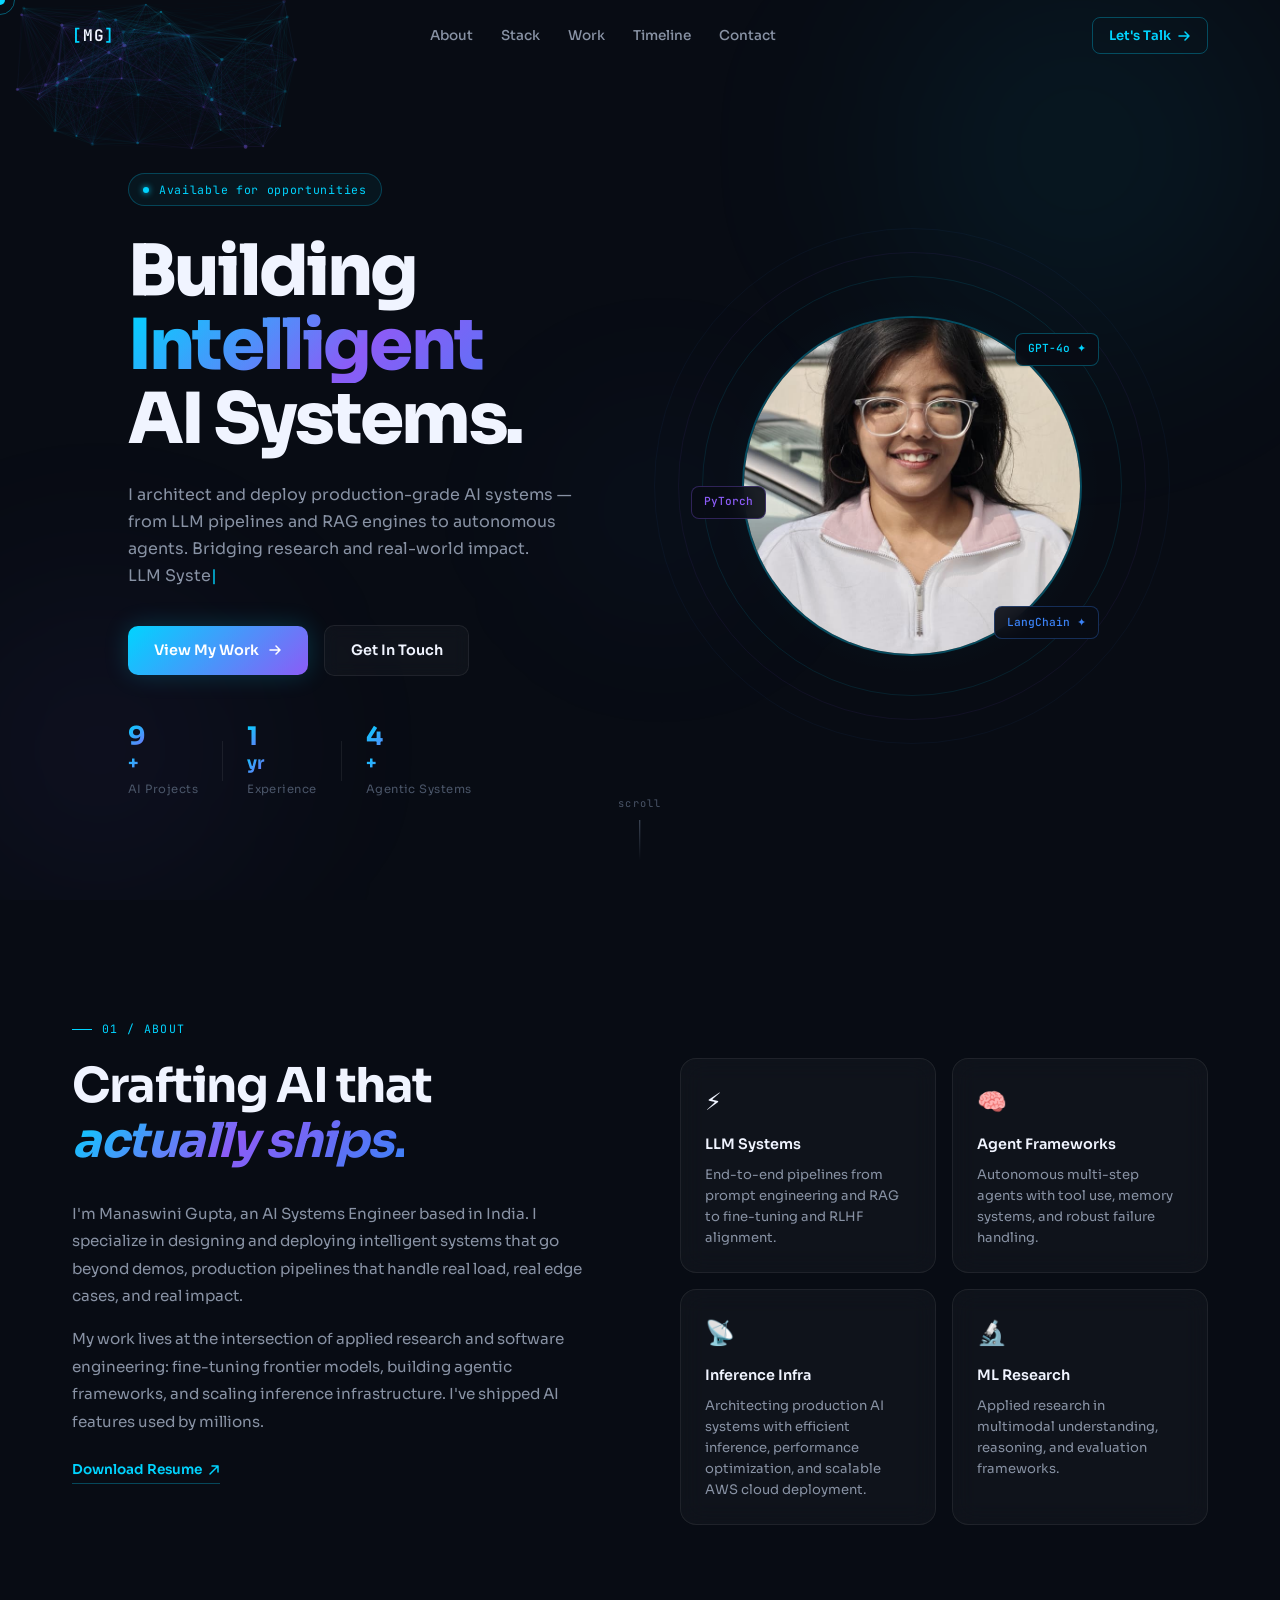
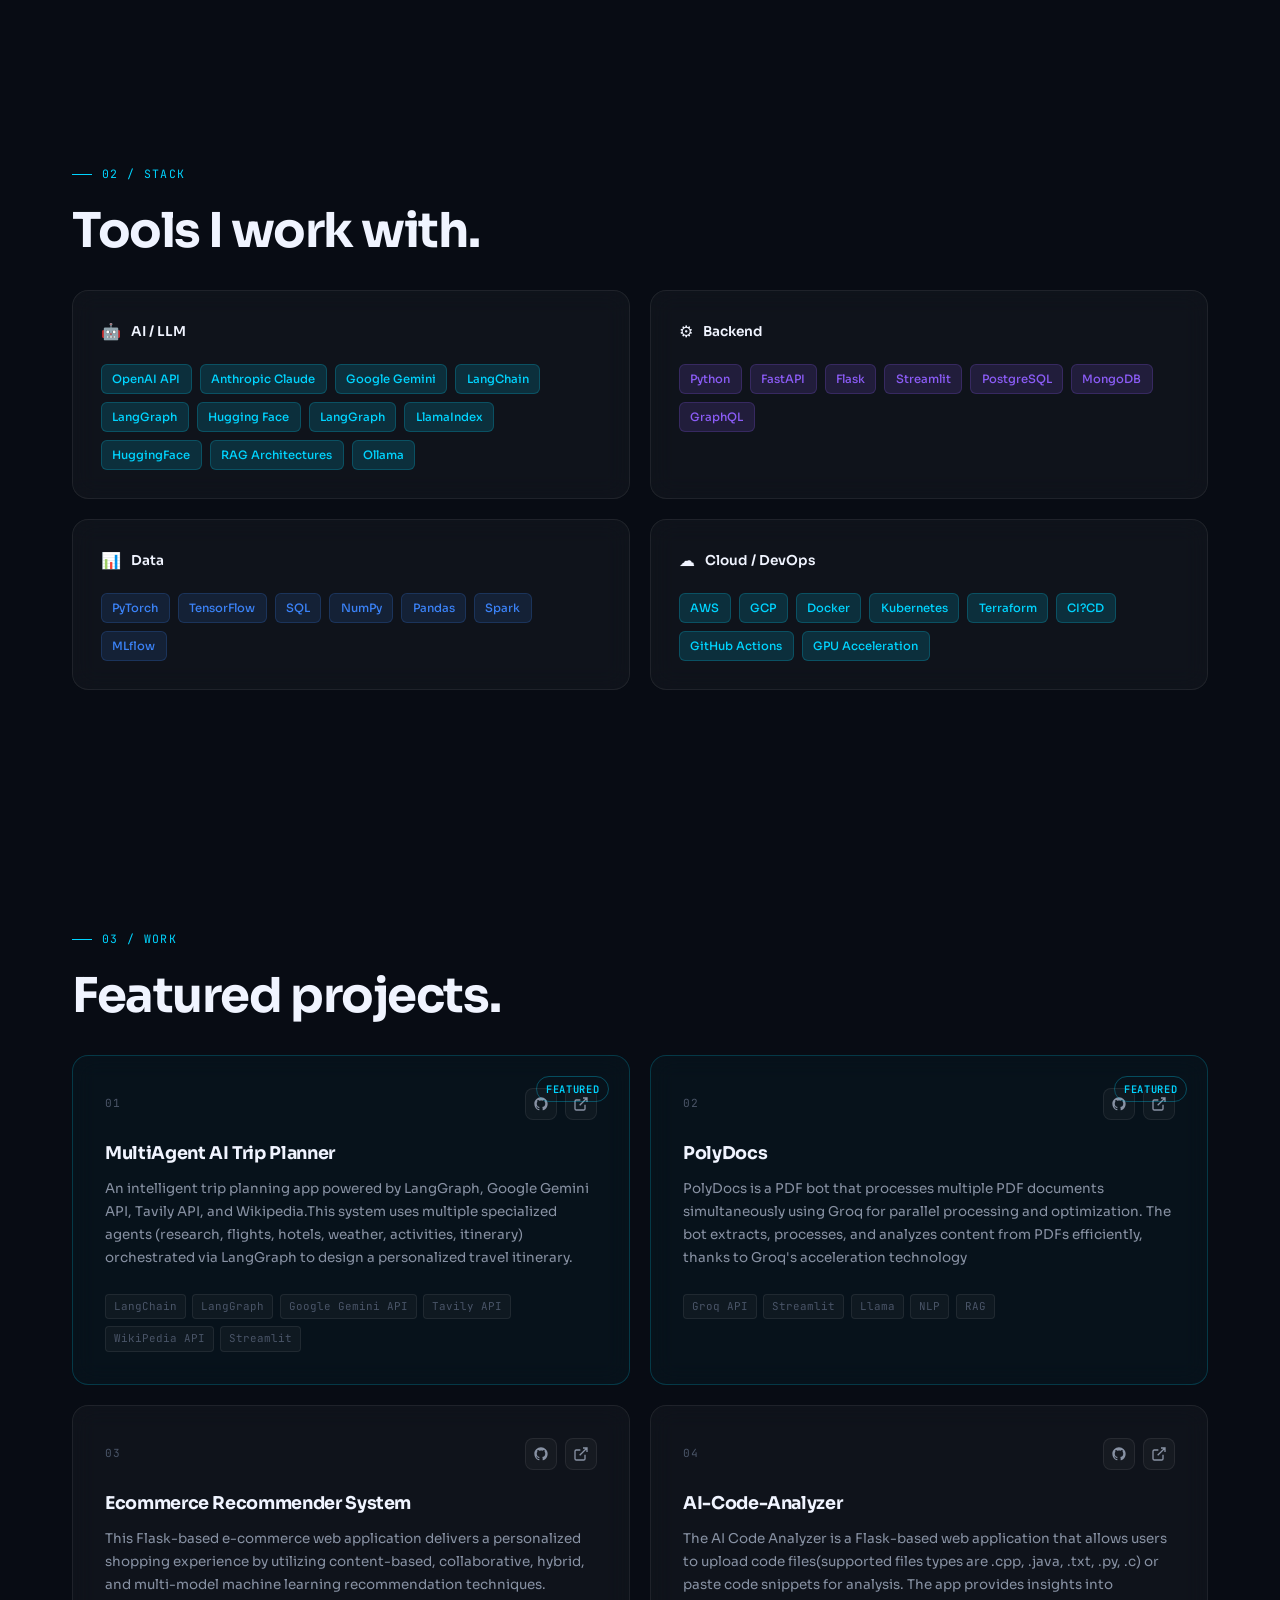
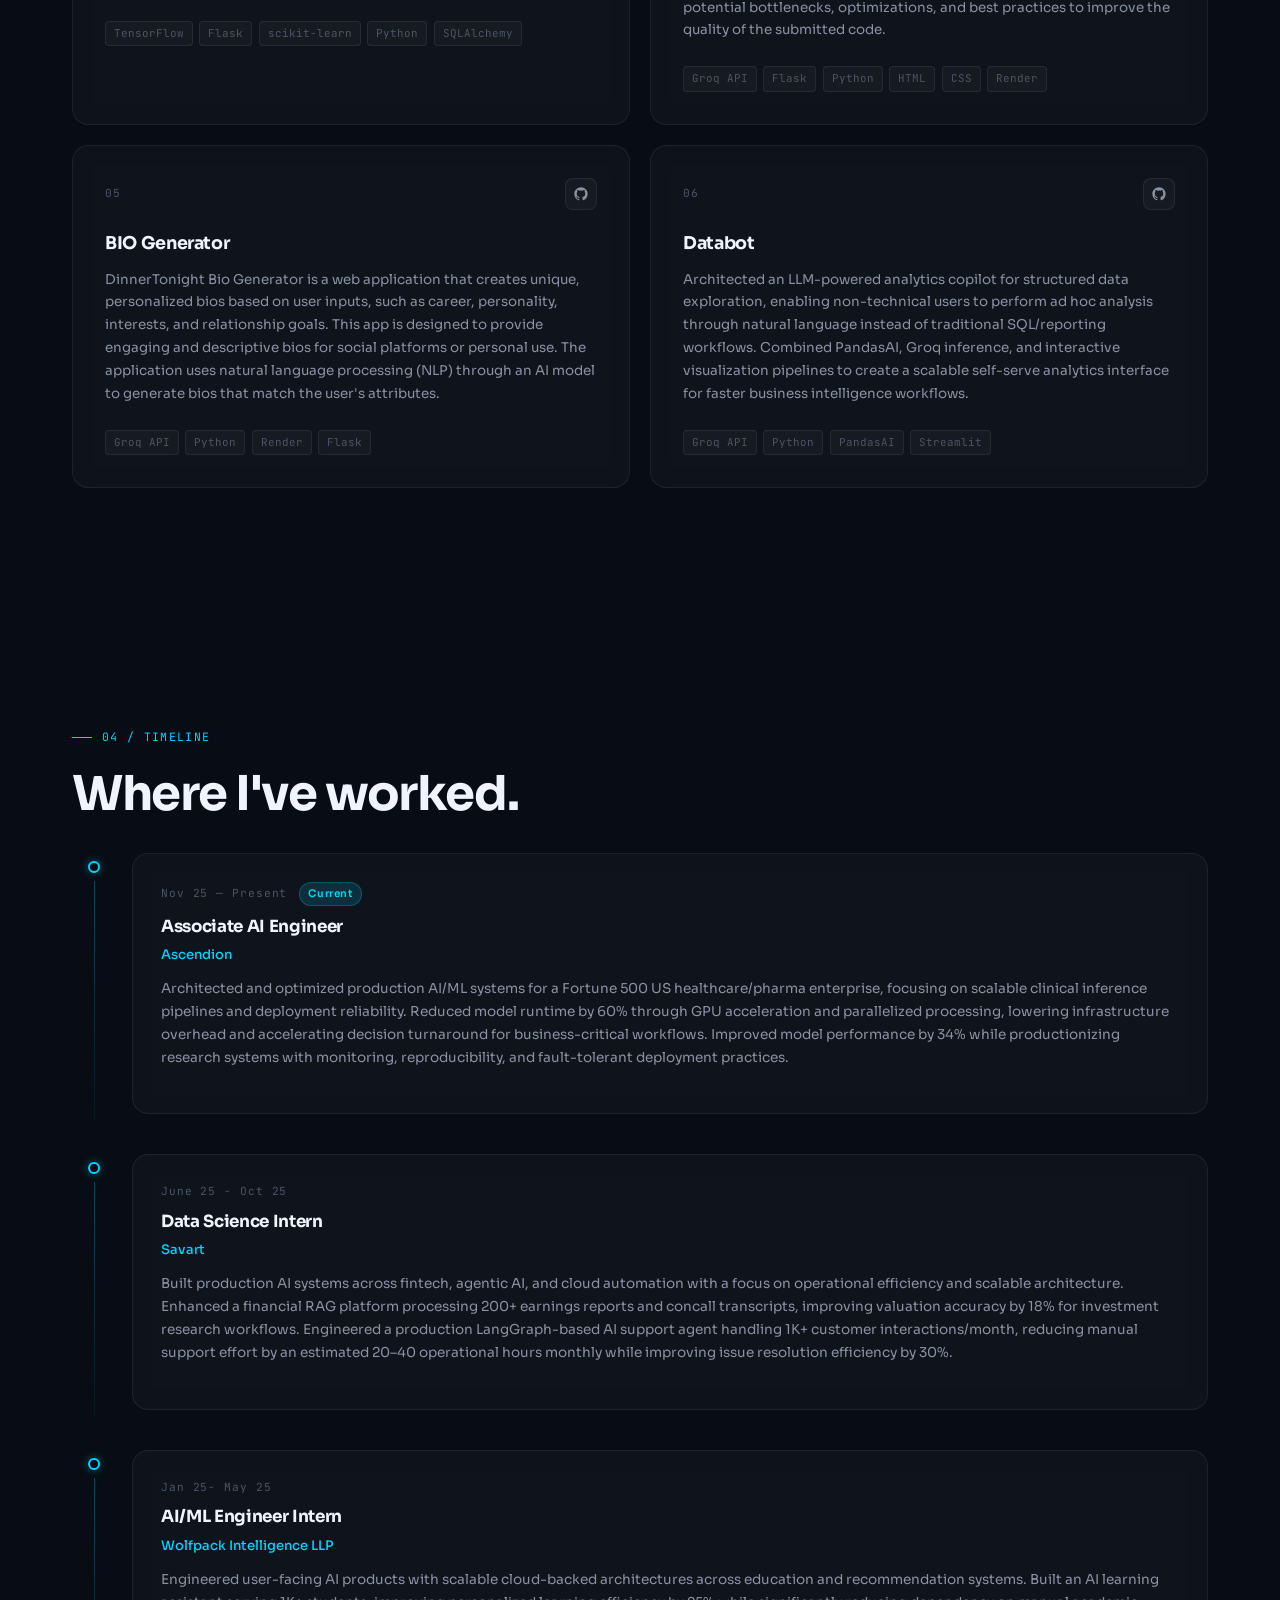
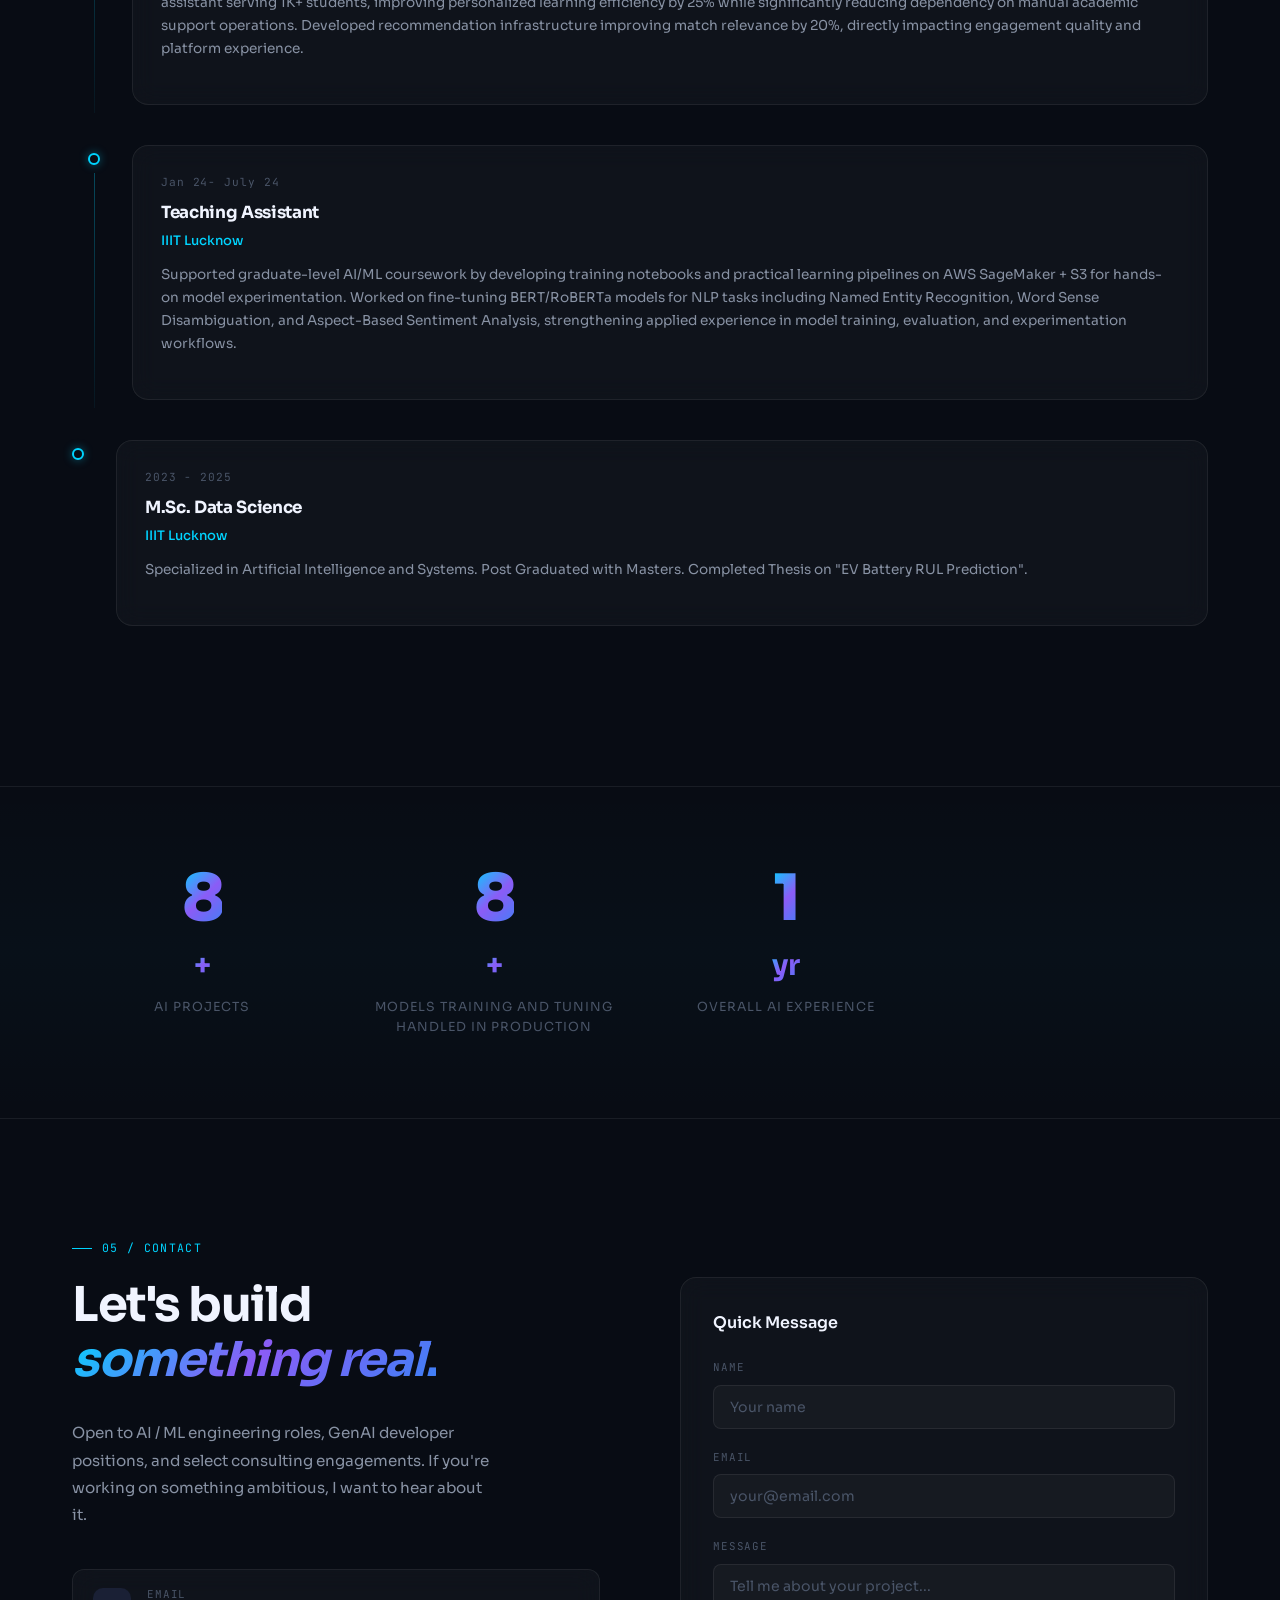
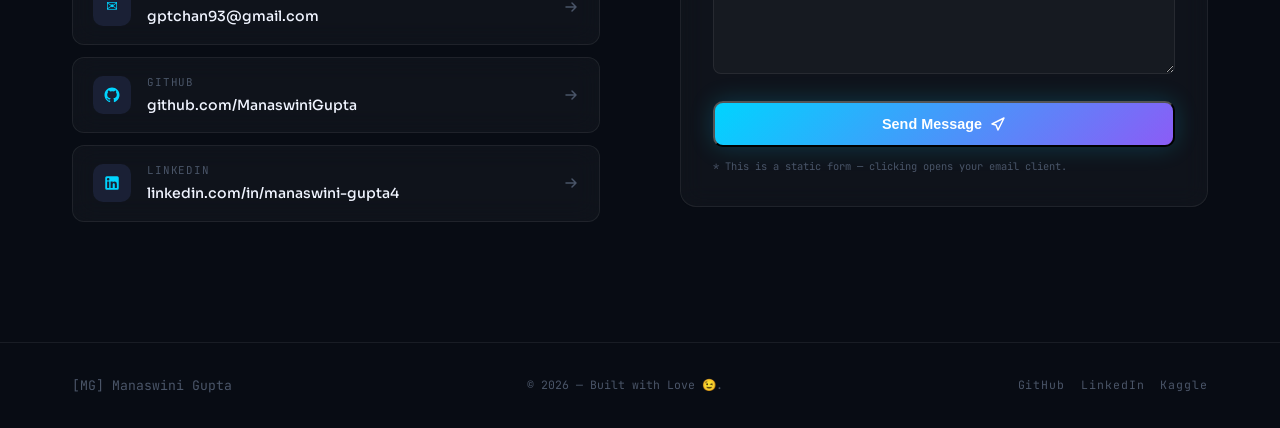
<file: index.html>
<!DOCTYPE html>
<html lang="en">
<head>
  <meta charset="UTF-8" />
  <meta name="viewport" content="width=device-width, initial-scale=1.0" />
  <meta name="description" content="Manaswini Gupta — AI Systems Engineer. Building intelligent systems that push the frontier of what machines can do." />
  <title>Manaswini Gupta — AI Systems Engineer</title>
  
  <!-- Favicon -->
  <link rel="icon" type="image/png" href="images/favicon.png" />

  
  <!-- Fonts: Clash Display + Sora -->
  <link rel="preconnect" href="https://fonts.googleapis.com" />
  <link rel="preconnect" href="https://fonts.gstatic.com" crossorigin />
  <link href="https://fonts.googleapis.com/css2?family=Sora:wght@300;400;500;600;700;800&family=JetBrains+Mono:wght@300;400;500&display=swap" rel="stylesheet" />

  <link rel="stylesheet" href="styles.css" />
</head>
<body>

  <!-- Custom cursor -->
  <div class="cursor" id="cursor"></div>
  <div class="cursor-trail" id="cursorTrail"></div>

  <!-- Loading screen -->
  <div class="loader" id="loader">
    <div class="loader-inner">
      <div class="loader-bar"></div>
      <span class="loader-text mono">Initializing<span class="loader-dots"></span></span>
    </div>
  </div>

  <!-- ─── NAVBAR ─── -->
  <nav class="nav" id="nav">
    <div class="nav-inner">
      <a href="#hero" class="nav-logo">
        <span class="logo-bracket">[</span>MG<span class="logo-bracket">]</span>
      </a>
      <ul class="nav-links">
        <li><a href="#about"   class="nav-link" data-section="about">About</a></li>
        <li><a href="#skills"  class="nav-link" data-section="skills">Stack</a></li>
        <li><a href="#projects" class="nav-link" data-section="projects">Work</a></li>
        <li><a href="#experience" class="nav-link" data-section="experience">Timeline</a></li>
        <li><a href="#contact" class="nav-link" data-section="contact">Contact</a></li>
      </ul>
      <a href="mailto:gptchan93@gmail.com" class="nav-cta">
        <span>Let's Talk</span>
        <svg width="14" height="14" viewBox="0 0 14 14" fill="none"><path d="M2 7h10M8 3l4 4-4 4" stroke="currentColor" stroke-width="1.5" stroke-linecap="round" stroke-linejoin="round"/></svg>
      </a>
      <button class="nav-toggle" id="navToggle" aria-label="Menu">
        <span></span><span></span>
      </button>
    </div>
  </nav>

  <!-- Mobile menu -->
  <div class="mobile-menu" id="mobileMenu">
    <ul>
      <li><a href="#about"      class="mob-link">About</a></li>
      <li><a href="#skills"     class="mob-link">Stack</a></li>
      <li><a href="#projects"   class="mob-link">Work</a></li>
      <li><a href="#experience" class="mob-link">Timeline</a></li>
      <li><a href="#contact"    class="mob-link">Contact</a></li>
    </ul>
  </div>

  <!-- ─── HERO ─── -->
  <section class="hero" id="hero">
    <!-- Animated background canvas -->
    <canvas class="hero-canvas" id="heroCanvas"></canvas>

    <!-- Ambient orbs -->
    <div class="orb orb-1"></div>
    <div class="orb orb-2"></div>
    <div class="orb orb-3"></div>

    <div class="hero-inner container">
      <!-- Left: text content -->
      <div class="hero-content" data-reveal>
        <div class="hero-badge">
          <span class="badge-dot"></span>
          <span class="mono">Available for opportunities</span>
        </div>

        <h1 class="hero-headline">
          <span class="line">Building</span>
          <span class="line gradient-text">Intelligent</span>
          <span class="line">AI Systems.</span>
        </h1>

        <p class="hero-sub">
          I architect and deploy production-grade AI systems — from LLM pipelines and
          RAG engines to autonomous agents. Bridging research and real-world impact.
        </p>

        <div class="hero-ctas">
          <a href="#projects" class="btn btn-primary">
            <span>View My Work</span>
            <svg width="16" height="16" viewBox="0 0 16 16" fill="none"><path d="M3 8h10M9 4l4 4-4 4" stroke="currentColor" stroke-width="1.5" stroke-linecap="round" stroke-linejoin="round"/></svg>
          </a>
          <a href="mailto: gptchan93@gmail.com" class="btn btn-ghost">Get In Touch</a>
        </div>

        <div class="hero-stats">
          <div class="hstat">
            <span class="hstat-num" data-count="10">0</span><span class="hstat-sym">+</span>
            <span class="hstat-label">AI Projects</span>
          </div>
          <div class="hstat-divider"></div>
          <div class="hstat">
            <span class="hstat-num" data-count="2">0</span><span class="hstat-sym">yr</span>
            <span class="hstat-label">Experience</span>
          </div>
          <div class="hstat-divider"></div>
          <div class="hstat">
            <span class="hstat-num" data-count="5">0</span><span class="hstat-sym">+</span>
            <span class="hstat-label">Agentic Systems</span>
          </div>
        </div>
      </div>

      <!-- Right: profile photo -->
      <div class="hero-visual" data-reveal data-reveal-delay="200">
        <div class="photo-frame">
          <div class="photo-rings">
            <div class="ring ring-1"></div>
            <div class="ring ring-2"></div>
            <div class="ring ring-3"></div>
          </div>
          <!-- Replace src with your actual photo: assets/profile.jpg -->
          <div class="photo-mask">
            <img
              src="assets/profile.jpeg"
              alt="Manaswini Gupta — AI Engineer"
              class="profile-photo"
              onerror="this.style.display='none'; this.nextElementSibling.style.display='flex'"
            />
            <!-- Fallback avatar shown when no image -->
            <div class="photo-fallback" style="display:none">
              <svg width="80" height="80" viewBox="0 0 80 80" fill="none"><circle cx="40" cy="30" r="18" stroke="var(--cyan)" stroke-width="1.5"/><path d="M10 72c0-16.569 13.431-30 30-30s30 13.431 30 30" stroke="var(--cyan)" stroke-width="1.5"/></svg>
            </div>
          </div>
          <div class="photo-glow"></div>
          <!-- Floating chips -->
          <div class="chip chip-1 mono">GPT-4o ✦</div>
          <div class="chip chip-2 mono">PyTorch</div>
          <div class="chip chip-3 mono">LangChain ✦</div>
        </div>
      </div>
    </div>

    <!-- Scroll indicator -->
    <div class="scroll-hint">
      <span class="mono">scroll</span>
      <div class="scroll-line"></div>
    </div>
  </section>

  <!-- ─── ABOUT ─── -->
  <section class="about section" id="about">
    <div class="container">
      <div class="section-label mono" data-reveal>01 / About</div>

      <div class="about-grid">
        <div class="about-text" data-reveal>
          <h2 class="section-heading">
            Crafting AI that<br/>
            <em>actually ships.</em>
          </h2>
          <p>
            I'm Manaswini Gupta, an AI Systems Engineer based in India. I specialize in
            designing and deploying intelligent systems that go beyond demos, production
            pipelines that handle real load, real edge cases, and real impact.
          </p>
          <p>
            My work lives at the intersection of applied research and software engineering:
            fine-tuning frontier models, building agentic frameworks, and scaling inference
            infrastructure. I've shipped AI features used by millions.
          </p>
          <div class="about-links">
            <a href="assets/resume.pdf" class="underline-link" target="_blank">
              Download Resume
              <svg width="12" height="12" viewBox="0 0 12 12" fill="none"><path d="M2 10L10 2M10 2H4M10 2v6" stroke="currentColor" stroke-width="1.5" stroke-linecap="round"/></svg>
            </a>
          </div>
        </div>

        <div class="about-cards" data-reveal data-reveal-delay="150">
          <div class="about-card glass">
            <div class="acard-icon">⚡</div>
            <h3>LLM Systems</h3>
            <p>End-to-end pipelines from prompt engineering and RAG to fine-tuning and RLHF alignment.</p>
          </div>
          <div class="about-card glass">
            <div class="acard-icon">🧠</div>
            <h3>Agent Frameworks</h3>
            <p>Autonomous multi-step agents with tool use, memory systems, and robust failure handling.</p>
          </div>
          <div class="about-card glass">
            <div class="acard-icon">📡</div>
            <h3>Inference Infra</h3>
            <p>Architecting production AI systems with efficient inference, performance optimization, and scalable AWS cloud deployment.</p>
          </div>
          <div class="about-card glass">
            <div class="acard-icon">🔬</div>
            <h3>ML Research</h3>
            <p>Applied research in multimodal understanding, reasoning, and evaluation frameworks.</p>
          </div>
        </div>
      </div>
    </div>
  </section>

  <!-- ─── SKILLS ─── -->
  <section class="skills section" id="skills">
    <div class="container">
      <div class="section-label mono" data-reveal>02 / Stack</div>
      <h2 class="section-heading" data-reveal>Tools I work with.</h2>

      <div class="skills-grid">

        <div class="skill-category glass" data-reveal>
          <div class="skill-cat-header">
            <span class="skill-cat-icon">🤖</span>
            <span>AI / LLM</span>
          </div>
          <div class="skill-tags">
            <span class="skill-tag tag-cyan">OpenAI API</span>
            <span class="skill-tag tag-cyan">Anthropic Claude</span>
            <span class="skill-tag tag-cyan">Google Gemini</span>
            <span class="skill-tag tag-cyan">LangChain</span>
            <span class="skill-tag tag-cyan">LangGraph</span>
            <span class="skill-tag tag-cyan">Hugging Face</span>
            <span class="skill-tag tag-cyan">LangGraph</span>      
            <span class="skill-tag tag-cyan">LlamaIndex</span>
            <span class="skill-tag tag-cyan">HuggingFace</span>
            <span class="skill-tag tag-cyan">RAG Architectures</span>
            <!-- <span class="skill-tag tag-cyan">PEFT / LoRA</span> -->
            <span class="skill-tag tag-cyan">Ollama</span>
          </div>
        </div>

        <div class="skill-category glass" data-reveal data-reveal-delay="80">
          <div class="skill-cat-header">
            <span class="skill-cat-icon">⚙️</span>
            <span>Backend</span>
          </div>
          <div class="skill-tags">
            <span class="skill-tag tag-violet">Python</span>
            <span class="skill-tag tag-violet">FastAPI</span>
            <span class="skill-tag tag-violet">Flask</span>
            <span class="skill-tag tag-violet">Streamlit</span>
            <span class="skill-tag tag-violet">PostgreSQL</span>
            <span class="skill-tag tag-violet">MongoDB</span>
            <span class="skill-tag tag-violet">GraphQL</span>
          </div>
        </div>

        <div class="skill-category glass" data-reveal data-reveal-delay="160">
          <div class="skill-cat-header">
            <span class="skill-cat-icon">📊</span>
            <span>Data</span>
          </div>
          <div class="skill-tags">
            <span class="skill-tag tag-blue">PyTorch</span>
            <span class="skill-tag tag-blue">TensorFlow</span>
            <span class="skill-tag tag-blue">SQL</span>
            <span class="skill-tag tag-blue">NumPy</span>
            <span class="skill-tag tag-blue">Pandas</span>
            <span class="skill-tag tag-blue">Spark</span>
            <span class="skill-tag tag-blue">MLflow</span>
            
          </div>
        </div>

        <div class="skill-category glass" data-reveal data-reveal-delay="240">
          <div class="skill-cat-header">
            <span class="skill-cat-icon">☁️</span>
            <span>Cloud / DevOps</span>
          </div>
          <div class="skill-tags">
            <span class="skill-tag tag-cyan">AWS</span>
            <span class="skill-tag tag-cyan">GCP</span>
            <span class="skill-tag tag-cyan">Docker</span>
            <span class="skill-tag tag-cyan">Kubernetes</span>
            <span class="skill-tag tag-cyan">Terraform</span>
            <span class="skill-tag tag-cyan">CI?CD</span>
            <span class="skill-tag tag-cyan">GitHub Actions</span>
            <span class="skill-tag tag-cyan">GPU Acceleration</span>
          </div>
        </div>

      </div>
    </div>
  </section>

  <!-- ─── PROJECTS ─── -->
  <section class="projects section" id="projects">
    <div class="container">
      <div class="section-label mono" data-reveal>03 / Work</div>
      <h2 class="section-heading" data-reveal>Featured projects.</h2>

      <div class="projects-grid">

        <!-- Project 1 -->
        <!-- <article class="project-card glass" data-reveal data-project="0">
          <div class="proj-header"> -->
        <article class="project-card glass proj-featured" data-reveal data-reveal-delay="100" data-project="0">
          <div class="proj-featured-badge mono">Featured</div>
            <div class="proj-header">
            <span class="proj-num mono">01</span>
            <div class="proj-links">
              <a href="https://github.com/ManaswiniGupta/MultiAgent-AI-Trip-Planner" class="proj-icon-btn" aria-label="GitHub" target="_blank">
                <svg width="16" height="16" viewBox="0 0 24 24" fill="currentColor"><path d="M12 2C6.477 2 2 6.477 2 12c0 4.418 2.865 8.166 6.839 9.489.5.092.682-.217.682-.483 0-.237-.009-.868-.013-1.703-2.782.605-3.369-1.34-3.369-1.34-.454-1.154-1.11-1.461-1.11-1.461-.908-.62.069-.608.069-.608 1.003.07 1.531 1.03 1.531 1.03.892 1.529 2.341 1.087 2.91.832.092-.647.35-1.088.636-1.338-2.22-.253-4.555-1.11-4.555-4.943 0-1.091.39-1.984 1.029-2.683-.103-.253-.446-1.27.098-2.647 0 0 .84-.269 2.75 1.025A9.578 9.578 0 0112 6.836c.85.004 1.705.114 2.504.337 1.909-1.294 2.747-1.025 2.747-1.025.546 1.377.202 2.394.1 2.647.64.699 1.028 1.592 1.028 2.683 0 3.842-2.339 4.687-4.566 4.935.359.309.678.919.678 1.852 0 1.336-.012 2.415-.012 2.744 0 .268.18.579.688.481C19.138 20.163 22 16.418 22 12c0-5.523-4.477-10-10-10z"/></svg>
              </a>
              <a href="https://github.com/ManaswiniGupta/MultiAgent-AI-Trip-Planner/blob/main/Demo%20Images/Screenshot%20(403).png" class="proj-icon-btn" aria-label="Live Demo" target="_blank">
                <svg width="16" height="16" viewBox="0 0 24 24" fill="none" stroke="currentColor" stroke-width="2"><path d="M18 13v6a2 2 0 01-2 2H5a2 2 0 01-2-2V8a2 2 0 012-2h6M15 3h6v6M10 14L21 3"/></svg>
              </a>
            </div>
          </div>
          <div class="proj-body">
            <h3>MultiAgent AI Trip Planner</h3>
            <p>An intelligent trip planning app powered by LangGraph, Google Gemini API, Tavily API, and Wikipedia.This system uses multiple specialized agents (research, flights, hotels, weather, activities, itinerary) orchestrated via LangGraph to design a personalized travel itinerary.</p>
          </div>
          <div class="proj-footer">
            <span class="proj-tag">LangChain</span>
            <span class="proj-tag">LangGraph</span>
            <span class="proj-tag">Google Gemini API</span>
            <span class="proj-tag">Tavily API</span>
            <span class="proj-tag">WikiPedia API</span>
            <span class="proj-tag">Streamlit</span>
          </div>
          <div class="proj-accent"></div>
        </article>

        <!-- Project 2 -->
        <article class="project-card glass proj-featured" data-reveal data-reveal-delay="100" data-project="1">
          <div class="proj-featured-badge mono">Featured</div>
          <div class="proj-header">
            <span class="proj-num mono">02</span>
            <div class="proj-links">
              <a href="https://github.com/ManaswiniGupta/PolyDocs" class="proj-icon-btn" aria-label="GitHub" target="_blank">
                <svg width="16" height="16" viewBox="0 0 24 24" fill="currentColor"><path d="M12 2C6.477 2 2 6.477 2 12c0 4.418 2.865 8.166 6.839 9.489.5.092.682-.217.682-.483 0-.237-.009-.868-.013-1.703-2.782.605-3.369-1.34-3.369-1.34-.454-1.154-1.11-1.461-1.11-1.461-.908-.62.069-.608.069-.608 1.003.07 1.531 1.03 1.531 1.03.892 1.529 2.341 1.087 2.91.832.092-.647.35-1.088.636-1.338-2.22-.253-4.555-1.11-4.555-4.943 0-1.091.39-1.984 1.029-2.683-.103-.253-.446-1.27.098-2.647 0 0 .84-.269 2.75 1.025A9.578 9.578 0 0112 6.836c.85.004 1.705.114 2.504.337 1.909-1.294 2.747-1.025 2.747-1.025.546 1.377.202 2.394.1 2.647.64.699 1.028 1.592 1.028 2.683 0 3.842-2.339 4.687-4.566 4.935.359.309.678.919.678 1.852 0 1.336-.012 2.415-.012 2.744 0 .268.18.579.688.481C19.138 20.163 22 16.418 22 12c0-5.523-4.477-10-10-10z"/></svg>
              </a>
              <a href="https://polydocs-u4zxh5e5neznq6ngfs4vnx.streamlit.app/" class="proj-icon-btn" aria-label="Live Demo" target="_blank">
                <svg width="16" height="16" viewBox="0 0 24 24" fill="none" stroke="currentColor" stroke-width="2"><path d="M18 13v6a2 2 0 01-2 2H5a2 2 0 01-2-2V8a2 2 0 012-2h6M15 3h6v6M10 14L21 3"/></svg>
              </a>
            </div>
          </div>
          <div class="proj-body">
            <h3>PolyDocs</h3>
              <p>PolyDocs is a PDF bot that processes multiple PDF documents simultaneously using Groq for parallel processing and optimization. The bot extracts, processes, and analyzes content from PDFs efficiently, thanks to Groq's acceleration technology</p>          </div>
          <div class="proj-footer">
            <span class="proj-tag">Groq API</span>
            <span class="proj-tag">Streamlit</span>
            <span class="proj-tag">Llama</span>
            <span class="proj-tag">NLP</span>
            <span class="proj-tag">RAG</span>
          </div>
          <div class="proj-accent"></div>
        </article>

        
        <!-- Project 3 -->
        <!-- <article class="project-card glass proj-featured" data-reveal data-reveal-delay="100" data-project="2">
          <div class="proj-featured-badge mono">Featured</div> -->
         <article class="project-card glass" data-reveal data-project="2">
          <!-- <div class="proj-header"> --> 
          <div class="proj-header">
            <span class="proj-num mono">03</span>
            <div class="proj-links">
              <a href="https://github.com/ManaswiniGupta/Ecom-recommender-system" class="proj-icon-btn" aria-label="GitHub" target="_blank">
                <svg width="16" height="16" viewBox="0 0 24 24" fill="currentColor"><path d="M12 2C6.477 2 2 6.477 2 12c0 4.418 2.865 8.166 6.839 9.489.5.092.682-.217.682-.483 0-.237-.009-.868-.013-1.703-2.782.605-3.369-1.34-3.369-1.34-.454-1.154-1.11-1.461-1.11-1.461-.908-.62.069-.608.069-.608 1.003.07 1.531 1.03 1.531 1.03.892 1.529 2.341 1.087 2.91.832.092-.647.35-1.088.636-1.338-2.22-.253-4.555-1.11-4.555-4.943 0-1.091.39-1.984 1.029-2.683-.103-.253-.446-1.27.098-2.647 0 0 .84-.269 2.75 1.025A9.578 9.578 0 0112 6.836c.85.004 1.705.114 2.504.337 1.909-1.294 2.747-1.025 2.747-1.025.546 1.377.202 2.394.1 2.647.64.699 1.028 1.592 1.028 2.683 0 3.842-2.339 4.687-4.566 4.935.359.309.678.919.678 1.852 0 1.336-.012 2.415-.012 2.744 0 .268.18.579.688.481C19.138 20.163 22 16.418 22 12c0-5.523-4.477-10-10-10z"/></svg>
              </a>
              <a href="https://drive.google.com/file/d/1qSKUozX-4V9bNYzt5mXvkrQxwNingvZv/view" class="proj-icon-btn" aria-label="Live Demo" target="_blank">
                <svg width="16" height="16" viewBox="0 0 24 24" fill="none" stroke="currentColor" stroke-width="2"><path d="M18 13v6a2 2 0 01-2 2H5a2 2 0 01-2-2V8a2 2 0 012-2h6M15 3h6v6M10 14L21 3"/></svg>
              </a>
            </div>
          </div>
          <div class="proj-body">
            <h3>Ecommerce Recommender System</h3>
              <p>This Flask-based e-commerce web application delivers a personalized shopping experience by utilizing content-based, collaborative, hybrid, and multi-model machine learning recommendation techniques.</p>          </div>
          <div class="proj-footer">
            <span class="proj-tag">TensorFlow</span>
            <span class="proj-tag">Flask</span>
            <span class="proj-tag">scikit-learn</span>
            <span class="proj-tag">Python</span>
            <span class="proj-tag">SQLAlchemy</span>
          </div>
          <div class="proj-accent"></div>
        </article>

        <!-- Project 4 -->
        <article class="project-card glass" data-reveal data-reveal-delay="200" data-project="3">
          <div class="proj-header">
            <span class="proj-num mono">04</span>
            <div class="proj-links">
              <a href="https://github.com/ManaswiniGupta/AI-Code-Analyzer" class="proj-icon-btn" aria-label="GitHub" target="_blank">
                <svg width="16" height="16" viewBox="0 0 24 24" fill="currentColor"><path d="M12 2C6.477 2 2 6.477 2 12c0 4.418 2.865 8.166 6.839 9.489.5.092.682-.217.682-.483 0-.237-.009-.868-.013-1.703-2.782.605-3.369-1.34-3.369-1.34-.454-1.154-1.11-1.461-1.11-1.461-.908-.62.069-.608.069-.608 1.003.07 1.531 1.03 1.531 1.03.892 1.529 2.341 1.087 2.91.832.092-.647.35-1.088.636-1.338-2.22-.253-4.555-1.11-4.555-4.943 0-1.091.39-1.984 1.029-2.683-.103-.253-.446-1.27.098-2.647 0 0 .84-.269 2.75 1.025A9.578 9.578 0 0112 6.836c.85.004 1.705.114 2.504.337 1.909-1.294 2.747-1.025 2.747-1.025.546 1.377.202 2.394.1 2.647.64.699 1.028 1.592 1.028 2.683 0 3.842-2.339 4.687-4.566 4.935.359.309.678.919.678 1.852 0 1.336-.012 2.415-.012 2.744 0 .268.18.579.688.481C19.138 20.163 22 16.418 22 12c0-5.523-4.477-10-10-10z"/></svg>
              </a>
              <a href="https://ai-code-analyzer-app.onrender.com/" class="proj-icon-btn" aria-label="Live Demo" target="_blank">
                <svg width="16" height="16" viewBox="0 0 24 24" fill="none" stroke="currentColor" stroke-width="2"><path d="M18 13v6a2 2 0 01-2 2H5a2 2 0 01-2-2V8a2 2 0 012-2h6M15 3h6v6M10 14L21 3"/></svg>
              </a>
            </div>
          </div>
          <div class="proj-body">
            <h3>AI-Code-Analyzer</h3>
              <p>The AI Code Analyzer is a Flask-based web application that allows users to upload code files(supported files types are .cpp, .java, .txt, .py, .c) or paste code snippets for analysis. The app provides insights into potential bottlenecks, optimizations, and best practices to improve the quality of the submitted code.</p>          </div>
          <div class="proj-footer">
            <span class="proj-tag">Groq API</span>
            <span class="proj-tag">Flask</span>
            <span class="proj-tag">Python</span>
            <span class="proj-tag">HTML</span>
            <span class="proj-tag">CSS</span>
            <span class="proj-tag">Render</span>
          </div>
          <div class="proj-accent"></div>
        </article>

        <!-- Project 5 -->
        <article class="project-card glass" data-reveal data-reveal-delay="300" data-project="4">
          <div class="proj-header">
            <span class="proj-num mono">05</span>
            <div class="proj-links">
              <a href="https://github.com/ManaswiniGupta/BIO-generator" class="proj-icon-btn" aria-label="GitHub" target="_blank">
                <svg width="16" height="16" viewBox="0 0 24 24" fill="currentColor"><path d="M12 2C6.477 2 2 6.477 2 12c0 4.418 2.865 8.166 6.839 9.489.5.092.682-.217.682-.483 0-.237-.009-.868-.013-1.703-2.782.605-3.369-1.34-3.369-1.34-.454-1.154-1.11-1.461-1.11-1.461-.908-.62.069-.608.069-.608 1.003.07 1.531 1.03 1.531 1.03.892 1.529 2.341 1.087 2.91.832.092-.647.35-1.088.636-1.338-2.22-.253-4.555-1.11-4.555-4.943 0-1.091.39-1.984 1.029-2.683-.103-.253-.446-1.27.098-2.647 0 0 .84-.269 2.75 1.025A9.578 9.578 0 0112 6.836c.85.004 1.705.114 2.504.337 1.909-1.294 2.747-1.025 2.747-1.025.546 1.377.202 2.394.1 2.647.64.699 1.028 1.592 1.028 2.683 0 3.842-2.339 4.687-4.566 4.935.359.309.678.919.678 1.852 0 1.336-.012 2.415-.012 2.744 0 .268.18.579.688.481C19.138 20.163 22 16.418 22 12c0-5.523-4.477-10-10-10z"/></svg>
              </a>
            </div>
          </div>
          <div class="proj-body">
            <h3>BIO Generator</h3>
            <p>DinnerTonight Bio Generator is a web application that creates unique, personalized bios based on user inputs, such as career, personality, interests, and relationship goals. This app is designed to provide engaging and descriptive bios for social platforms or personal use. The application uses natural language processing (NLP) through an AI model to generate bios that match the user's attributes.</p>          </div>
          <div class="proj-footer">
            <span class="proj-tag">Groq API</span>
            <span class="proj-tag">Python</span>
            <span class="proj-tag">Render</span>
            <span class="proj-tag">Flask</span>
          </div>
          <div class="proj-accent"></div>
        </article>


        <!-- Project 6 -->
        <article class="project-card glass" data-reveal data-reveal-delay="300" data-project="5">
          <div class="proj-header">
            <span class="proj-num mono">06</span>
            <div class="proj-links">
              <a href="https://github.com/ManaswiniGupta/Databot" class="proj-icon-btn" aria-label="GitHub" target="_blank">
                <svg width="16" height="16" viewBox="0 0 24 24" fill="currentColor"><path d="M12 2C6.477 2 2 6.477 2 12c0 4.418 2.865 8.166 6.839 9.489.5.092.682-.217.682-.483 0-.237-.009-.868-.013-1.703-2.782.605-3.369-1.34-3.369-1.34-.454-1.154-1.11-1.461-1.11-1.461-.908-.62.069-.608.069-.608 1.003.07 1.531 1.03 1.531 1.03.892 1.529 2.341 1.087 2.91.832.092-.647.35-1.088.636-1.338-2.22-.253-4.555-1.11-4.555-4.943 0-1.091.39-1.984 1.029-2.683-.103-.253-.446-1.27.098-2.647 0 0 .84-.269 2.75 1.025A9.578 9.578 0 0112 6.836c.85.004 1.705.114 2.504.337 1.909-1.294 2.747-1.025 2.747-1.025.546 1.377.202 2.394.1 2.647.64.699 1.028 1.592 1.028 2.683 0 3.842-2.339 4.687-4.566 4.935.359.309.678.919.678 1.852 0 1.336-.012 2.415-.012 2.744 0 .268.18.579.688.481C19.138 20.163 22 16.418 22 12c0-5.523-4.477-10-10-10z"/></svg>
              </a>
            </div>
          </div>
          <div class="proj-body">
            <h3>Databot</h3>
            <p>Architected an LLM-powered analytics copilot for structured data exploration, enabling non-technical users to perform ad hoc analysis through natural language instead of traditional SQL/reporting workflows. Combined PandasAI, Groq inference, and interactive visualization pipelines to create a scalable self-serve analytics interface for faster business intelligence workflows.</p>          <div class="proj-footer">
            </div>   <!-- ✅ add this line -->
            <div class="proj-footer">
            <span class="proj-tag">Groq API</span>
            <span class="proj-tag">Python</span>
            <span class="proj-tag">PandasAI</span>
            <span class="proj-tag">Streamlit</span>
          </div>
          <div class="proj-accent"></div>
        </article>

      </div>
    </div>
  </section>

  <!-- ─── EXPERIENCE ─── -->
  <section class="experience section" id="experience">
    <div class="container">
      <div class="section-label mono" data-reveal>04 / Timeline</div>
      <h2 class="section-heading" data-reveal>Where I've worked.</h2>

      <div class="timeline">

        <div class="timeline-item" data-reveal>
          <div class="tl-marker">
            <div class="tl-dot"></div>
            <div class="tl-line"></div>
          </div>
          <div class="tl-content glass">
            <div class="tl-meta">
              <span class="tl-period mono">Nov 25 — Present</span>
              <span class="tl-badge">Current</span>
            </div>
            <h3>Associate AI Engineer</h3>
            <div class="tl-company">Ascendion</div>
              <p>Architected and optimized production AI/ML systems for a Fortune 500 US healthcare/pharma enterprise, focusing on scalable clinical inference pipelines and deployment reliability. Reduced model runtime by 60% through GPU acceleration and parallelized processing, lowering infrastructure overhead and accelerating decision turnaround for business-critical workflows. Improved model performance by 34% while productionizing research systems with monitoring, reproducibility, and fault-tolerant deployment practices.</p>            <div class="tl-tags">
              <!-- <span>LLMs</span><span>RAG</span><span>Python</span><span>AWS</span> -->
            </div>
          </div>
        </div>

        <div class="timeline-item" data-reveal data-reveal-delay="100">
          <div class="tl-marker">
            <div class="tl-dot"></div>
            <div class="tl-line"></div>
          </div>
          <div class="tl-content glass">
            <div class="tl-meta">
              <span class="tl-period mono">June 25 - Oct 25</span>
            </div>
            <h3>Data Science Intern</h3>
            <div class="tl-company">Savart</div>
              <p>Built production AI systems across fintech, agentic AI, and cloud automation with a focus on operational efficiency and scalable architecture. Enhanced a financial RAG platform processing 200+ earnings reports and concall transcripts, improving valuation accuracy by 18% for investment research workflows. Engineered a production LangGraph-based AI support agent handling 1K+ customer interactions/month, reducing manual support effort by an estimated 20–40 operational hours monthly while improving issue resolution efficiency by 30%.</p>            <div class="tl-tags">
              <!-- <span>PyTorch</span><span>Kubernetes</span><span>NLP</span> -->
            </div>
          </div>
        </div>

        <div class="timeline-item" data-reveal data-reveal-delay="200">
          <div class="tl-marker">
            <div class="tl-dot"></div>
            <div class="tl-line"></div>
          </div>
          <div class="tl-content glass">
            <div class="tl-meta">
              <span class="tl-period mono">Jan 25- May 25</span>
            </div>
            <h3>AI/ML Engineer Intern </h3>
            <div class="tl-company">Wolfpack Intelligence LLP</div>
              <p>Engineered user-facing AI products with scalable cloud-backed architectures across education and recommendation systems. Built an AI learning assistant serving 1K+ students, improving personalized learning efficiency by 25% while significantly reducing dependency on manual academic support operations. Developed recommendation infrastructure improving match relevance by 20%, directly impacting engagement quality and platform experience.</p>            <div class="tl-tags">
              <!-- <span>Python</span><span>Spark</span><span>scikit-learn</span> -->
            </div>
          </div>
        </div>


        
        <div class="timeline-item" data-reveal data-reveal-delay="200">
          <div class="tl-marker">
            <div class="tl-dot"></div>
            <div class="tl-line"></div>
          </div>
          <div class="tl-content glass">
            <div class="tl-meta">
              <span class="tl-period mono">Jan 24- July 24</span>
            </div>
            <h3>Teaching Assistant </h3>
            <div class="tl-company">IIIT Lucknow</div>
              <p>Supported graduate-level AI/ML coursework by developing training notebooks and practical learning pipelines on AWS SageMaker + S3 for hands-on model experimentation. Worked on fine-tuning BERT/RoBERTa models for NLP tasks including Named Entity Recognition, Word Sense Disambiguation, and Aspect-Based Sentiment Analysis, strengthening applied experience in model training, evaluation, and experimentation workflows.</p>      
            <!-- <span>Python</span><span>Spark</span><span>scikit-learn</span> -->
            </div>
          </div>
        </div>

        <div class="timeline-item" data-reveal data-reveal-delay="300">
          <div class="tl-marker">
            <div class="tl-dot"></div>
          </div>
          <div class="tl-content glass">
            <div class="tl-meta">
              <span class="tl-period mono">2023 - 2025</span>
            </div>
            <h3>M.Sc. Data Science</h3>
            <div class="tl-company">IIIT Lucknow</div>
            <p>Specialized in Artificial Intelligence and Systems. Post Graduated with Masters. Completed Thesis on "EV Battery RUL Prediction".</p>
            <div class="tl-tags">
              <!-- <span>AI/ML</span><span>Research</span><span>Masters</span> -->
            </div>
          </div>
        </div>

      </div>
    </div>
  </section>

  <!-- ─── STATS ─── -->
  <section class="stats section" id="stats">
    <div class="container">
      <div class="stats-grid">
        <div class="stat-item" data-reveal>
          <span class="stat-num gradient-text" data-count="10">0</span>
          <span class="stat-plus gradient-text">+</span>
          <span class="stat-label">AI Projects</span>
        </div>
        <div class="stat-item" data-reveal data-reveal-delay="100">
          <span class="stat-num gradient-text" data-count="10">0</span>
          <span class="stat-plus gradient-text">+</span>
          <span class="stat-label">Models training and Tuning Handled in Production</span>
        </div>
        <!-- <div class="stat-item" data-reveal data-reveal-delay="200">
          <span class="stat-num gradient-text" data-count="20">0</span>
          <span class="stat-plus gradient-text">K+</span>
          <span class="stat-label">Daily API Calls Handled</span>
        </div> -->
        <div class="stat-item" data-reveal data-reveal-delay="300">
          <span class="stat-num gradient-text" data-count="2">0</span>
          <span class="stat-plus gradient-text">yr</span>
          <span class="stat-label">Overall AI Experience</span>
        </div>
      </div>
    </div>
  </section>

  <!-- ─── CONTACT ─── -->
  <section class="contact section" id="contact">
    <div class="container">
      <div class="section-label mono" data-reveal>05 / Contact</div>

      <div class="contact-grid">
        <div class="contact-left" data-reveal>
          <h2 class="section-heading">
            Let's build<br/>
            <em>something real.</em>
          </h2>
          <p>Open to AI / ML engineering roles, GenAI developer positions, and select consulting engagements. If you're working on something ambitious, I want to hear about it.</p>

          <div class="contact-channels">
            <!-- Replace href values with your actual links -->
            <a href="mailto:gptchan93@gmail.com" class="channel-link glass">
              <div class="channel-icon">✉</div>
              <div class="channel-info">
                <span class="channel-label mono">Email</span>
                <span class="channel-value">gptchan93@gmail.com</span>
              </div>
              <svg class="channel-arrow" width="16" height="16" viewBox="0 0 16 16" fill="none"><path d="M3 8h10M9 4l4 4-4 4" stroke="currentColor" stroke-width="1.5" stroke-linecap="round" stroke-linejoin="round"/></svg>
            </a>

            <a href="https://github.com/ManaswiniGupta" class="channel-link glass" target="_blank" rel="noopener">
              <div class="channel-icon">
                <svg width="18" height="18" viewBox="0 0 24 24" fill="currentColor"><path d="M12 2C6.477 2 2 6.477 2 12c0 4.418 2.865 8.166 6.839 9.489.5.092.682-.217.682-.483 0-.237-.009-.868-.013-1.703-2.782.605-3.369-1.34-3.369-1.34-.454-1.154-1.11-1.461-1.11-1.461-.908-.62.069-.608.069-.608 1.003.07 1.531 1.03 1.531 1.03.892 1.529 2.341 1.087 2.91.832.092-.647.35-1.088.636-1.338-2.22-.253-4.555-1.11-4.555-4.943 0-1.091.39-1.984 1.029-2.683-.103-.253-.446-1.27.098-2.647 0 0 .84-.269 2.75 1.025A9.578 9.578 0 0112 6.836c.85.004 1.705.114 2.504.337 1.909-1.294 2.747-1.025 2.747-1.025.546 1.377.202 2.394.1 2.647.64.699 1.028 1.592 1.028 2.683 0 3.842-2.339 4.687-4.566 4.935.359.309.678.919.678 1.852 0 1.336-.012 2.415-.012 2.744 0 .268.18.579.688.481C19.138 20.163 22 16.418 22 12c0-5.523-4.477-10-10-10z"/></svg>
              </div>
              <div class="channel-info">
                <span class="channel-label mono">GitHub</span>
                <span class="channel-value">github.com/ManaswiniGupta</span>
              </div>
              <svg class="channel-arrow" width="16" height="16" viewBox="0 0 16 16" fill="none"><path d="M3 8h10M9 4l4 4-4 4" stroke="currentColor" stroke-width="1.5" stroke-linecap="round" stroke-linejoin="round"/></svg>
            </a>

            <a href="https://www.linkedin.com/in/manaswini-gupta4/" class="channel-link glass" target="_blank" rel="noopener">
              <div class="channel-icon">
                <svg width="18" height="18" viewBox="0 0 24 24" fill="currentColor"><path d="M19 3a2 2 0 012 2v14a2 2 0 01-2 2H5a2 2 0 01-2-2V5a2 2 0 012-2h14m-.5 15.5v-5.3a3.26 3.26 0 00-3.26-3.26c-.85 0-1.84.52-2.32 1.3v-1.11h-2.79v8.37h2.79v-4.93c0-.77.62-1.4 1.39-1.4a1.4 1.4 0 011.4 1.4v4.93h2.79M6.88 8.56a1.68 1.68 0 001.68-1.68c0-.93-.75-1.69-1.68-1.69a1.69 1.69 0 00-1.69 1.69c0 .93.76 1.68 1.69 1.68m1.39 9.94v-8.37H5.5v8.37h2.77z"/></svg>
              </div>
              <div class="channel-info">
                <span class="channel-label mono">LinkedIn</span>
                <span class="channel-value">linkedin.com/in/manaswini-gupta4</span>
              </div>
              <svg class="channel-arrow" width="16" height="16" viewBox="0 0 16 16" fill="none"><path d="M3 8h10M9 4l4 4-4 4" stroke="currentColor" stroke-width="1.5" stroke-linecap="round" stroke-linejoin="round"/></svg>
            </a>
          </div>
        </div>

        <!-- Quick message form (frontend only) -->
        <div class="contact-right" data-reveal data-reveal-delay="150">
          <div class="contact-form glass">
            <h3>Quick Message</h3>
            <div class="form-group">
              <label class="mono">Name</label>
              <input type="text" class="form-input" placeholder="Your name" />
            </div>
            <div class="form-group">
              <label class="mono">Email</label>
              <input type="email" class="form-input" placeholder="your@email.com" />
            </div>
            <div class="form-group">
              <label class="mono">Message</label>
              <textarea class="form-input form-textarea" placeholder="Tell me about your project..."></textarea>
            </div>
            <button class="btn btn-primary btn-full" id="formSubmit">
              <span>Send Message</span>
              <svg width="16" height="16" viewBox="0 0 16 16" fill="none"><path d="M2 8l12-6-6 12-2-5-4-1z" stroke="currentColor" stroke-width="1.5" stroke-linejoin="round"/></svg>
            </button>
            <p class="form-note mono">* This is a static form — clicking opens your email client.</p>
          </div>
        </div>
      </div>
    </div>
  </section>

  <!-- ─── FOOTER ─── -->
  <footer class="footer">
    <div class="container footer-inner">
      <span class="footer-logo mono">[MG] Manaswini Gupta</span>
      <span class="footer-copy mono">© 2026 — Built with Love 😉.</span>
      <div class="footer-socials">
        <a href="https://github.com/ManaswiniGupta" target="_blank" rel="noopener" aria-label="GitHub">GitHub</a>
        <a href="https://www.linkedin.com/in/manaswini-gupta4/" target="_blank" rel="noopener" aria-label="LinkedIn">LinkedIn</a>
        <a href="https://www.kaggle.com/manaswiniguptaiiitl" target="_blank" rel="noopener" aria-label="Kaggle">Kaggle</a>
      </div>
    </div>
  </footer>

  <script src="script.js"></script>
</body>
</html>
</file>
<file: styles.css>
/* ============================================================
   Alex Chen — AI Engineer Portfolio
   styles.css — Premium Dark Theme
   ============================================================ */

/* ─── CSS Custom Properties ─── */
:root {
  /* Base colors */
  --bg-base:      #080C14;
  --bg-1:         #0B0F19;
  --bg-2:         #111827;
  --bg-3:         #1A2035;

  /* Accents */
  --cyan:         #00D4FF;
  --cyan-dim:     rgba(0, 212, 255, 0.15);
  --cyan-glow:    rgba(0, 212, 255, 0.08);
  --violet:       #8B5CF6;
  --violet-dim:   rgba(139, 92, 246, 0.15);
  --blue:         #3B82F6;
  --blue-dim:     rgba(59, 130, 246, 0.12);

  /* Text */
  --text-primary:   #F0F4FF;
  --text-secondary: #8892A4;
  --text-muted:     #4A5568;

  /* Glass */
  --glass-bg:     rgba(255, 255, 255, 0.03);
  --glass-border: rgba(255, 255, 255, 0.07);
  --glass-hover:  rgba(255, 255, 255, 0.055);

  /* Gradient */
  --grad-cyan-violet: linear-gradient(135deg, var(--cyan), var(--violet));
  --grad-text:        linear-gradient(135deg, #00D4FF 0%, #8B5CF6 50%, #3B82F6 100%);

  /* Layout */
  --max-w: 1200px;
  --nav-h: 72px;

  /* Timing */
  --ease-out-expo: cubic-bezier(0.16, 1, 0.3, 1);
  --ease-in-out:   cubic-bezier(0.4, 0, 0.2, 1);
}

/* ─── Reset & Base ─── */
*, *::before, *::after { box-sizing: border-box; margin: 0; padding: 0; }

html {
  scroll-behavior: smooth;
  scroll-padding-top: var(--nav-h);
}

body {
  font-family: 'Sora', system-ui, sans-serif;
  background: var(--bg-base);
  color: var(--text-primary);
  line-height: 1.6;
  overflow-x: hidden;
  -webkit-font-smoothing: antialiased;
  cursor: none; /* hide default; custom cursor active */
}

/* Restore pointer on touch devices */
@media (hover: none) {
  body { cursor: auto; }
  .cursor, .cursor-trail { display: none; }
}

img { max-width: 100%; display: block; }
a { color: inherit; text-decoration: none; }
ul { list-style: none; }

.mono { font-family: 'JetBrains Mono', monospace; }
.container { max-width: var(--max-w); margin: 0 auto; padding: 0 2rem; }
.section { padding: 120px 0; }

/* ─── Custom Cursor ─── */
.cursor {
  position: fixed; top: 0; left: 0; z-index: 9999;
  width: 10px; height: 10px;
  background: var(--cyan);
  border-radius: 50%;
  pointer-events: none;
  transform: translate(-50%, -50%);
  transition: width 0.2s, height 0.2s, background 0.2s;
  mix-blend-mode: screen;
}

.cursor-trail {
  position: fixed; top: 0; left: 0; z-index: 9998;
  width: 30px; height: 30px;
  border: 1px solid rgba(0, 212, 255, 0.4);
  border-radius: 50%;
  pointer-events: none;
  transform: translate(-50%, -50%);
  transition: transform 0.1s var(--ease-out-expo), width 0.3s, height 0.3s;
}

body:has(a:hover) .cursor,
body:has(button:hover) .cursor {
  width: 18px; height: 18px;
  background: var(--violet);
}

/* ─── Loader ─── */
.loader {
  position: fixed; inset: 0; z-index: 10000;
  background: var(--bg-base);
  display: flex; align-items: center; justify-content: center;
  transition: opacity 0.6s var(--ease-out-expo), visibility 0.6s;
}

.loader.hidden { opacity: 0; visibility: hidden; pointer-events: none; }

.loader-inner {
  display: flex; flex-direction: column; align-items: center; gap: 1.2rem;
}

.loader-bar {
  width: 200px; height: 1px;
  background: var(--bg-3);
  position: relative; overflow: hidden;
  border-radius: 1px;
}

.loader-bar::after {
  content: '';
  position: absolute; top: 0; left: -100%; width: 100%; height: 100%;
  background: linear-gradient(90deg, transparent, var(--cyan), transparent);
  animation: loaderScan 1.2s var(--ease-in-out) infinite;
}

@keyframes loaderScan {
  to { left: 200%; }
}

.loader-text {
  font-size: 0.7rem; color: var(--text-muted); letter-spacing: 0.15em;
}

.loader-dots::after {
  content: '';
  animation: dots 1.2s infinite;
}

@keyframes dots {
  0%   { content: ''; }
  33%  { content: '.'; }
  66%  { content: '..'; }
  100% { content: '...'; }
}

/* ─── Glass utility ─── */
.glass {
  background: var(--glass-bg);
  border: 1px solid var(--glass-border);
  border-radius: 16px;
  backdrop-filter: blur(12px);
  -webkit-backdrop-filter: blur(12px);
}

.glass:hover {
  background: var(--glass-hover);
  border-color: rgba(255,255,255,0.12);
  transition: background 0.3s, border-color 0.3s;
}

/* ─── Gradient text ─── */
.gradient-text {
  background: var(--grad-text);
  -webkit-background-clip: text;
  -webkit-text-fill-color: transparent;
  background-clip: text;
}

/* ─── Reveal animations ─── */
[data-reveal] {
  opacity: 0;
  transform: translateY(24px);
  transition: opacity 0.7s var(--ease-out-expo), transform 0.7s var(--ease-out-expo);
}

[data-reveal].revealed {
  opacity: 1;
  transform: translateY(0);
}

[data-reveal-delay="80"]  { transition-delay: 80ms; }
[data-reveal-delay="100"] { transition-delay: 100ms; }
[data-reveal-delay="150"] { transition-delay: 150ms; }
[data-reveal-delay="200"] { transition-delay: 200ms; }
[data-reveal-delay="240"] { transition-delay: 240ms; }
[data-reveal-delay="300"] { transition-delay: 300ms; }

/* ─── Buttons ─── */
.btn {
  display: inline-flex; align-items: center; gap: 0.5rem;
  padding: 0.8rem 1.6rem;
  border-radius: 10px;
  font-size: 0.9rem; font-weight: 600;
  transition: all 0.25s var(--ease-out-expo);
  cursor: none;
  position: relative; overflow: hidden;
}

.btn-primary {
  background: linear-gradient(135deg, var(--cyan), var(--violet));
  color: #fff;
  box-shadow: 0 0 24px rgba(0, 212, 255, 0.2);
}

.btn-primary::before {
  content: '';
  position: absolute; inset: 0;
  background: linear-gradient(135deg, var(--violet), var(--cyan));
  opacity: 0;
  transition: opacity 0.3s;
}

.btn-primary:hover::before { opacity: 1; }
.btn-primary:hover { transform: translateY(-2px); box-shadow: 0 8px 30px rgba(0, 212, 255, 0.35); }
.btn-primary span, .btn-primary svg { position: relative; z-index: 1; }

.btn-ghost {
  background: var(--glass-bg);
  border: 1px solid var(--glass-border);
  color: var(--text-primary);
  backdrop-filter: blur(8px);
}

.btn-ghost:hover {
  background: var(--glass-hover);
  border-color: var(--cyan);
  color: var(--cyan);
  transform: translateY(-2px);
}

.btn-full { width: 100%; justify-content: center; }

/* ─── Section labels & headings ─── */
.section-label {
  font-size: 0.72rem;
  color: var(--cyan);
  letter-spacing: 0.12em;
  text-transform: uppercase;
  margin-bottom: 1.2rem;
  display: flex; align-items: center; gap: 0.6rem;
}

.section-label::before {
  content: '';
  display: block; width: 20px; height: 1px;
  background: var(--cyan);
}

.section-heading {
  font-size: clamp(2rem, 4vw, 3rem);
  font-weight: 700;
  line-height: 1.15;
  margin-bottom: 2rem;
  letter-spacing: -0.03em;
}

.section-heading em {
  font-style: italic;
  background: var(--grad-text);
  -webkit-background-clip: text;
  -webkit-text-fill-color: transparent;
  background-clip: text;
}

/* ─── NAVBAR ─── */
.nav {
  position: fixed; top: 0; left: 0; right: 0; z-index: 1000;
  height: var(--nav-h);
  transition: background 0.4s, backdrop-filter 0.4s, border-color 0.4s;
  border-bottom: 1px solid transparent;
}

.nav.scrolled {
  background: rgba(8, 12, 20, 0.85);
  backdrop-filter: blur(20px);
  -webkit-backdrop-filter: blur(20px);
  border-color: var(--glass-border);
}

.nav-inner {
  max-width: var(--max-w); margin: 0 auto; padding: 0 2rem;
  height: 100%;
  display: flex; align-items: center; justify-content: space-between; gap: 2rem;
}

.nav-logo {
  font-family: 'JetBrains Mono', monospace;
  font-size: 1rem; font-weight: 600;
  color: var(--text-primary);
  letter-spacing: 0.05em;
}

.logo-bracket { color: var(--cyan); }

.nav-links {
  display: flex; align-items: center; gap: 0.25rem;
}

.nav-link {
  font-size: 0.85rem; font-weight: 500;
  color: var(--text-secondary);
  padding: 0.4rem 0.75rem;
  border-radius: 6px;
  transition: color 0.2s, background 0.2s;
}

.nav-link:hover,
.nav-link.active {
  color: var(--text-primary);
  background: var(--glass-bg);
}

.nav-link.active { color: var(--cyan); }

.nav-cta {
  display: flex; align-items: center; gap: 0.4rem;
  font-size: 0.82rem; font-weight: 600;
  color: var(--cyan);
  padding: 0.45rem 1rem;
  border: 1px solid rgba(0, 212, 255, 0.3);
  border-radius: 8px;
  transition: all 0.25s;
}

.nav-cta:hover {
  background: var(--cyan-dim);
  border-color: var(--cyan);
  transform: translateY(-1px);
}

.nav-toggle {
  display: none;
  flex-direction: column; gap: 5px;
  background: none; border: none; cursor: none;
  padding: 4px;
}

.nav-toggle span {
  display: block; width: 22px; height: 1.5px;
  background: var(--text-primary);
  transition: all 0.3s;
}

/* ─── Mobile menu ─── */
.mobile-menu {
  position: fixed; top: var(--nav-h); left: 0; right: 0; z-index: 999;
  background: rgba(8, 12, 20, 0.97);
  backdrop-filter: blur(20px);
  padding: 1.5rem 2rem 2rem;
  transform: translateY(-10px);
  opacity: 0;
  pointer-events: none;
  transition: transform 0.35s var(--ease-out-expo), opacity 0.35s;
  border-bottom: 1px solid var(--glass-border);
}

.mobile-menu.open { transform: translateY(0); opacity: 1; pointer-events: all; }

.mobile-menu ul { display: flex; flex-direction: column; gap: 0.25rem; }

.mob-link {
  display: block;
  font-size: 1.1rem; font-weight: 500;
  color: var(--text-secondary);
  padding: 0.75rem 0;
  border-bottom: 1px solid var(--glass-border);
  transition: color 0.2s;
}

.mob-link:hover { color: var(--cyan); }

/* ─── HERO ─── */
.hero {
  min-height: 100vh;
  display: flex; align-items: center;
  position: relative; overflow: hidden;
  padding-top: var(--nav-h);
}

.hero-canvas {
  position: absolute; inset: 0; z-index: 0;
  opacity: 0.6;
}

/* Ambient orbs */
.orb {
  position: absolute; border-radius: 50%;
  pointer-events: none; z-index: 0;
  filter: blur(80px);
}

.orb-1 {
  width: 600px; height: 600px;
  background: radial-gradient(circle, rgba(0, 212, 255, 0.08), transparent 70%);
  top: -150px; right: -100px;
  animation: orbFloat 8s ease-in-out infinite;
}

.orb-2 {
  width: 500px; height: 500px;
  background: radial-gradient(circle, rgba(139, 92, 246, 0.07), transparent 70%);
  bottom: -100px; left: -150px;
  animation: orbFloat 10s ease-in-out infinite reverse;
}

.orb-3 {
  width: 300px; height: 300px;
  background: radial-gradient(circle, rgba(59, 130, 246, 0.06), transparent 70%);
  top: 40%; left: 40%;
  animation: orbFloat 12s ease-in-out infinite;
}

@keyframes orbFloat {
  0%, 100% { transform: translate(0, 0); }
  50%       { transform: translate(20px, -30px); }
}

.hero-inner {
  position: relative; z-index: 1;
  display: grid;
  grid-template-columns: 1fr 1fr;
  align-items: center;
  gap: 4rem;
  padding-top: 3rem;
  padding-bottom: 3rem;
}

/* Hero badge */
.hero-badge {
  display: inline-flex; align-items: center; gap: 0.6rem;
  padding: 0.4rem 0.9rem;
  border: 1px solid rgba(0, 212, 255, 0.25);
  border-radius: 999px;
  font-size: 0.72rem;
  color: var(--cyan);
  letter-spacing: 0.06em;
  background: rgba(0, 212, 255, 0.05);
  margin-bottom: 1.8rem;
}

.badge-dot {
  width: 6px; height: 6px;
  border-radius: 50%;
  background: var(--cyan);
  box-shadow: 0 0 6px var(--cyan);
  animation: badgePulse 2s ease-in-out infinite;
}

@keyframes badgePulse {
  0%, 100% { opacity: 1; }
  50%       { opacity: 0.4; }
}

/* Headline */
.hero-headline {
  font-size: clamp(2.8rem, 5.5vw, 4.5rem);
  font-weight: 800;
  line-height: 1.05;
  letter-spacing: -0.04em;
  margin-bottom: 1.5rem;
}

.hero-headline .line { display: block; }
.hero-headline .line:nth-child(1) { color: var(--text-primary); }
.hero-headline .line:nth-child(3) { color: var(--text-primary); }

/* Subtitle */
.hero-sub {
  font-size: 1rem; font-weight: 400;
  color: var(--text-secondary);
  max-width: 480px;
  line-height: 1.7;
  margin-bottom: 2.2rem;
}

/* CTAs */
.hero-ctas {
  display: flex; align-items: center; gap: 1rem;
  margin-bottom: 3rem;
  flex-wrap: wrap;
}

/* Inline stats */
.hero-stats {
  display: flex; align-items: center; gap: 1.5rem;
  flex-wrap: wrap;
}

.hstat {
  display: flex; flex-direction: column;
}

.hstat-num {
  font-size: 1.6rem; font-weight: 700;
  background: var(--grad-text);
  -webkit-background-clip: text; -webkit-text-fill-color: transparent; background-clip: text;
  line-height: 1;
}

.hstat-sym {
  display: inline;
  background: var(--grad-text);
  -webkit-background-clip: text; -webkit-text-fill-color: transparent; background-clip: text;
  font-size: 1.1rem; font-weight: 700;
}

.hstat-label {
  font-size: 0.72rem;
  color: var(--text-muted);
  margin-top: 0.2rem;
  letter-spacing: 0.04em;
}

.hstat-divider {
  width: 1px; height: 40px;
  background: var(--glass-border);
}

/* ─── PHOTO FRAME ─── */
.hero-visual {
  display: flex; justify-content: center; align-items: center;
}

.photo-frame {
  position: relative;
  width: 340px; height: 340px;
}

/* Concentric rings */
.photo-rings { position: absolute; inset: -40px; z-index: 0; }

.ring {
  position: absolute;
  border-radius: 50%;
  border: 1px solid rgba(0, 212, 255, 0.1);
  animation: ringPulse linear infinite;
}

.ring-1 {
  inset: 0;
  animation-duration: 8s;
}

.ring-2 {
  inset: -24px;
  border-color: rgba(139, 92, 246, 0.07);
  animation-duration: 12s;
  animation-direction: reverse;
}

.ring-3 {
  inset: -48px;
  border-color: rgba(59, 130, 246, 0.05);
  animation-duration: 16s;
}

@keyframes ringPulse {
  0%   { transform: rotate(0deg) scale(1); }
  50%  { transform: rotate(180deg) scale(1.02); }
  100% { transform: rotate(360deg) scale(1); }
}

.photo-mask {
  position: absolute; inset: 0; z-index: 2;
  border-radius: 50%;
  overflow: hidden;
  border: 2px solid rgba(0, 212, 255, 0.3);
}

.profile-photo {
  width: 100%; height: 100%;
  object-fit: cover;
  filter: saturate(0.9) contrast(1.05);
}

.photo-fallback {
  width: 100%; height: 100%;
  background: var(--bg-3);
  align-items: center; justify-content: center;
  flex-direction: column;
}

.photo-glow {
  position: absolute; inset: -20px; z-index: 1;
  border-radius: 50%;
  background: radial-gradient(circle, rgba(0,212,255,0.12) 0%, transparent 70%);
  animation: glowPulse 3s ease-in-out infinite;
}

@keyframes glowPulse {
  0%, 100% { opacity: 0.7; transform: scale(1); }
  50%       { opacity: 1; transform: scale(1.05); }
}

/* Floating chips */
.chip {
  position: absolute; z-index: 3;
  padding: 0.4rem 0.75rem;
  border-radius: 8px;
  font-size: 0.7rem; font-weight: 500;
  background: rgba(8, 12, 20, 0.9);
  border: 1px solid var(--glass-border);
  color: var(--text-primary);
  backdrop-filter: blur(10px);
  white-space: nowrap;
  animation: chipFloat 5s ease-in-out infinite;
}

.chip-1 {
  top: 5%; right: -5%;
  animation-delay: 0s;
  border-color: rgba(0, 212, 255, 0.3);
  color: var(--cyan);
}

.chip-2 {
  top: 50%; left: -15%;
  animation-delay: 1.5s;
  border-color: rgba(139, 92, 246, 0.3);
  color: var(--violet);
}

.chip-3 {
  bottom: 5%; right: -5%;
  animation-delay: 0.8s;
  border-color: rgba(59, 130, 246, 0.3);
  color: var(--blue);
}

@keyframes chipFloat {
  0%, 100% { transform: translateY(0px); }
  50%       { transform: translateY(-8px); }
}

/* Scroll hint */
.scroll-hint {
  position: absolute; bottom: 2.5rem; left: 50%; transform: translateX(-50%);
  z-index: 2;
  display: flex; flex-direction: column; align-items: center; gap: 0.5rem;
  color: var(--text-muted);
  font-size: 0.65rem; letter-spacing: 0.12em;
  animation: scrollFade 2s ease-in-out infinite;
}

.scroll-line {
  width: 1px; height: 40px;
  background: linear-gradient(to bottom, var(--text-muted), transparent);
}

@keyframes scrollFade {
  0%, 100% { opacity: 0.4; transform: translateX(-50%) translateY(0); }
  50%       { opacity: 0.9; transform: translateX(-50%) translateY(5px); }
}

/* ─── ABOUT ─── */
.about-grid {
  display: grid;
  grid-template-columns: 1fr 1fr;
  gap: 5rem;
  align-items: start;
}

.about-text p {
  color: var(--text-secondary);
  margin-bottom: 1rem;
  line-height: 1.8;
  font-size: 0.95rem;
}

.underline-link {
  display: inline-flex; align-items: center; gap: 0.4rem;
  font-size: 0.85rem; font-weight: 600;
  color: var(--cyan);
  border-bottom: 1px solid rgba(0, 212, 255, 0.3);
  padding-bottom: 2px;
  transition: border-color 0.2s, gap 0.2s;
  margin-top: 0.5rem;
}

.underline-link:hover { border-color: var(--cyan); gap: 0.6rem; }

.about-cards {
  display: grid; grid-template-columns: 1fr 1fr; gap: 1rem;
}

.about-card {
  padding: 1.5rem;
  transition: transform 0.3s var(--ease-out-expo);
}

.about-card:hover { transform: translateY(-4px); }

.acard-icon {
  font-size: 1.5rem; margin-bottom: 0.75rem;
}

.about-card h3 {
  font-size: 0.9rem; font-weight: 600;
  margin-bottom: 0.5rem;
  color: var(--text-primary);
}

.about-card p {
  font-size: 0.82rem; color: var(--text-secondary); line-height: 1.6;
}

/* ─── SKILLS ─── */
.skills-grid {
  display: grid;
  grid-template-columns: repeat(2, 1fr);
  gap: 1.25rem;
  margin-top: 2rem;
}

.skill-category {
  padding: 1.75rem;
  transition: transform 0.3s var(--ease-out-expo);
}

.skill-category:hover { transform: translateY(-3px); }

.skill-cat-header {
  display: flex; align-items: center; gap: 0.6rem;
  font-size: 0.85rem; font-weight: 600;
  margin-bottom: 1.2rem;
  color: var(--text-primary);
}

.skill-cat-icon { font-size: 1rem; }

.skill-tags {
  display: flex; flex-wrap: wrap; gap: 0.5rem;
}

.skill-tag {
  font-size: 0.72rem; font-weight: 500;
  padding: 0.3rem 0.65rem;
  border-radius: 6px;
  transition: transform 0.2s, box-shadow 0.2s;
  cursor: default;
}

.skill-tag:hover {
  transform: translateY(-2px);
}

.tag-cyan   { background: var(--cyan-dim);   color: var(--cyan);   border: 1px solid rgba(0,212,255,0.2); }
.tag-violet { background: var(--violet-dim); color: var(--violet); border: 1px solid rgba(139,92,246,0.2); }
.tag-blue   { background: var(--blue-dim);   color: var(--blue);   border: 1px solid rgba(59,130,246,0.2); }

.tag-cyan:hover   { box-shadow: 0 4px 14px rgba(0,212,255,0.2); }
.tag-violet:hover { box-shadow: 0 4px 14px rgba(139,92,246,0.2); }
.tag-blue:hover   { box-shadow: 0 4px 14px rgba(59,130,246,0.2); }

/* ─── PROJECTS ─── */
.projects-grid {
  display: grid;
  grid-template-columns: repeat(2, 1fr);
  gap: 1.25rem;
  margin-top: 2rem;
}

.project-card {
  padding: 2rem;
  position: relative; overflow: hidden;
  transition: transform 0.35s var(--ease-out-expo), box-shadow 0.35s;
  cursor: default;
}

.project-card:hover {
  transform: translateY(-6px);
  box-shadow: 0 20px 40px rgba(0,0,0,0.4);
}

/* Accent line that appears on hover */
.proj-accent {
  position: absolute; bottom: 0; left: 0; right: 0;
  height: 2px;
  background: var(--grad-cyan-violet);
  transform: scaleX(0);
  transform-origin: left;
  transition: transform 0.4s var(--ease-out-expo);
}

.project-card:hover .proj-accent { transform: scaleX(1); }

.proj-featured {
  border-color: rgba(0, 212, 255, 0.2);
  background: rgba(0, 212, 255, 0.03);
}

.proj-featured-badge {
  position: absolute; top: 1.25rem; right: 1.25rem;
  font-size: 0.65rem; font-weight: 600;
  color: var(--cyan);
  padding: 0.25rem 0.55rem;
  border: 1px solid rgba(0, 212, 255, 0.3);
  border-radius: 999px;
  letter-spacing: 0.06em;
  text-transform: uppercase;
}

.proj-header {
  display: flex; align-items: center; justify-content: space-between;
  margin-bottom: 1.2rem;
}

.proj-num {
  font-size: 0.7rem; color: var(--text-muted); letter-spacing: 0.08em;
}

.proj-links {
  display: flex; gap: 0.5rem;
}

.proj-icon-btn {
  width: 32px; height: 32px;
  display: flex; align-items: center; justify-content: center;
  border-radius: 8px;
  background: var(--glass-bg);
  border: 1px solid var(--glass-border);
  color: var(--text-secondary);
  transition: all 0.2s;
}

.proj-icon-btn:hover {
  background: var(--glass-hover);
  color: var(--cyan);
  border-color: rgba(0,212,255,0.3);
}

.proj-body h3 {
  font-size: 1.1rem; font-weight: 700;
  margin-bottom: 0.7rem;
  color: var(--text-primary);
  letter-spacing: -0.02em;
}

.proj-body p {
  font-size: 0.84rem; color: var(--text-secondary);
  line-height: 1.7;
  margin-bottom: 1.5rem;
}

.proj-footer {
  display: flex; flex-wrap: wrap; gap: 0.4rem;
}

.proj-tag {
  font-family: 'JetBrains Mono', monospace;
  font-size: 0.68rem;
  color: var(--text-muted);
  padding: 0.2rem 0.5rem;
  border: 1px solid var(--glass-border);
  border-radius: 4px;
  background: var(--glass-bg);
}

/* ─── EXPERIENCE ─── */
.timeline {
  position: relative;
  margin-top: 2rem;
  padding-left: 1rem;
}

.timeline-item {
  display: flex; gap: 2rem;
  margin-bottom: 2rem;
}

.tl-marker {
  display: flex; flex-direction: column; align-items: center;
  flex-shrink: 0;
  padding-top: 0.5rem;
}

.tl-dot {
  width: 12px; height: 12px;
  border-radius: 50%;
  background: var(--bg-base);
  border: 2px solid var(--cyan);
  box-shadow: 0 0 10px rgba(0,212,255,0.4);
  flex-shrink: 0;
  z-index: 1;
}

.tl-line {
  width: 1px; flex: 1;
  background: linear-gradient(to bottom, rgba(0,212,255,0.3), rgba(0,212,255,0.05));
  margin-top: 8px;
  min-height: 60px;
}

.tl-content {
  flex: 1;
  padding: 1.75rem;
  margin-bottom: 0.5rem;
  transition: transform 0.3s var(--ease-out-expo);
}

.tl-content:hover { transform: translateX(4px); }

.tl-meta {
  display: flex; align-items: center; gap: 0.75rem;
  margin-bottom: 0.5rem;
}

.tl-period {
  font-size: 0.7rem; color: var(--text-muted); letter-spacing: 0.08em;
}

.tl-badge {
  font-size: 0.65rem; font-weight: 600;
  color: var(--cyan);
  background: var(--cyan-dim);
  border: 1px solid rgba(0,212,255,0.25);
  padding: 0.15rem 0.5rem;
  border-radius: 999px;
  letter-spacing: 0.06em;
}

.tl-content h3 {
  font-size: 1.05rem; font-weight: 700;
  color: var(--text-primary);
  margin-bottom: 0.2rem;
  letter-spacing: -0.02em;
}

.tl-company {
  font-size: 0.82rem; color: var(--cyan);
  margin-bottom: 0.75rem;
  font-weight: 500;
}

.tl-content > p {
  font-size: 0.85rem; color: var(--text-secondary);
  line-height: 1.7; margin-bottom: 1rem;
}

.tl-tags {
  display: flex; flex-wrap: wrap; gap: 0.4rem;
}

.tl-tags span {
  font-family: 'JetBrains Mono', monospace;
  font-size: 0.68rem; color: var(--text-muted);
  padding: 0.2rem 0.5rem;
  border: 1px solid var(--glass-border);
  border-radius: 4px;
  background: var(--glass-bg);
}

/* ─── STATS ─── */
.stats {
  background: linear-gradient(180deg, transparent, rgba(0,212,255,0.02), transparent);
  border-top: 1px solid var(--glass-border);
  border-bottom: 1px solid var(--glass-border);
  padding: 80px 0;
}

.stats-grid {
  display: grid;
  grid-template-columns: repeat(4, 1fr);
  gap: 2rem;
  text-align: center;
}

.stat-item {
  display: flex; flex-direction: column; align-items: center;
  gap: 0.4rem;
}

.stat-num {
  font-size: clamp(2.5rem, 5vw, 4rem);
  font-weight: 800;
  line-height: 1;
  letter-spacing: -0.04em;
}

.stat-plus {
  font-size: 1.8rem; font-weight: 700;
  vertical-align: top;
  display: inline-block;
  margin-top: 0.25rem;
}

.stat-label {
  font-size: 0.78rem;
  color: var(--text-muted);
  text-transform: uppercase;
  letter-spacing: 0.08em;
  margin-top: 0.25rem;
}

/* ─── CONTACT ─── */
.contact-grid {
  display: grid;
  grid-template-columns: 1fr 1fr;
  gap: 5rem;
  align-items: start;
}

.contact-left p {
  font-size: 0.95rem;
  color: var(--text-secondary);
  line-height: 1.8;
  max-width: 420px;
  margin-bottom: 2.5rem;
}

.contact-channels {
  display: flex; flex-direction: column; gap: 0.75rem;
}

.channel-link {
  display: flex; align-items: center; gap: 1rem;
  padding: 1rem 1.25rem;
  border-radius: 12px;
  transition: all 0.3s var(--ease-out-expo);
  text-decoration: none;
}

.channel-link:hover {
  transform: translateX(6px);
  border-color: rgba(0,212,255,0.2);
  background: rgba(0,212,255,0.04);
}

.channel-icon {
  width: 38px; height: 38px;
  display: flex; align-items: center; justify-content: center;
  background: var(--bg-3);
  border-radius: 10px;
  font-size: 0.9rem;
  color: var(--cyan);
  flex-shrink: 0;
}

.channel-info { flex: 1; }

.channel-label {
  display: block; font-size: 0.68rem; color: var(--text-muted);
  letter-spacing: 0.08em; text-transform: uppercase; margin-bottom: 0.15rem;
}

.channel-value {
  display: block; font-size: 0.88rem; font-weight: 500; color: var(--text-primary);
}

.channel-arrow { color: var(--text-muted); flex-shrink: 0; }

/* Contact form */
.contact-form {
  padding: 2rem;
}

.contact-form h3 {
  font-size: 1rem; font-weight: 600;
  margin-bottom: 1.5rem;
  color: var(--text-primary);
}

.form-group {
  margin-bottom: 1.25rem;
}

.form-group label {
  display: block; font-size: 0.68rem;
  color: var(--text-muted); letter-spacing: 0.08em;
  margin-bottom: 0.5rem; text-transform: uppercase;
}

.form-input {
  width: 100%;
  background: rgba(255,255,255,0.03);
  border: 1px solid var(--glass-border);
  border-radius: 8px;
  padding: 0.75rem 1rem;
  font-family: 'Sora', sans-serif;
  font-size: 0.88rem;
  color: var(--text-primary);
  transition: border-color 0.2s, box-shadow 0.2s;
  outline: none;
}

.form-input::placeholder { color: var(--text-muted); }

.form-input:focus {
  border-color: rgba(0,212,255,0.4);
  box-shadow: 0 0 0 3px rgba(0,212,255,0.06);
}

.form-textarea {
  resize: vertical;
  min-height: 110px;
}

.form-note {
  font-size: 0.65rem; color: var(--text-muted);
  margin-top: 0.75rem;
  line-height: 1.5;
}

/* ─── FOOTER ─── */
.footer {
  padding: 2rem 0;
  border-top: 1px solid var(--glass-border);
}

.footer-inner {
  display: flex; align-items: center; justify-content: space-between;
  gap: 1rem; flex-wrap: wrap;
}

.footer-logo {
  font-size: 0.82rem; color: var(--text-muted);
}

.footer-copy {
  font-size: 0.72rem; color: var(--text-muted);
}

.footer-socials {
  display: flex; gap: 1rem;
}

.footer-socials a {
  font-family: 'JetBrains Mono', monospace;
  font-size: 0.72rem; color: var(--text-muted);
  letter-spacing: 0.08em;
  transition: color 0.2s;
}

.footer-socials a:hover { color: var(--cyan); }

/* ─── RESPONSIVE ─── */
@media (max-width: 1024px) {
  .hero-inner { grid-template-columns: 1fr; text-align: center; }
  .hero-content { max-width: 600px; margin: 0 auto; }
  .hero-visual { display: none; }
  .hero-sub { max-width: 100%; }
  .hero-ctas { justify-content: center; }
  .hero-stats { justify-content: center; }

  .about-grid     { grid-template-columns: 1fr; gap: 3rem; }
  .contact-grid   { grid-template-columns: 1fr; gap: 3rem; }
  .stats-grid     { grid-template-columns: repeat(2, 1fr); }
}

@media (max-width: 768px) {
  .nav-links, .nav-cta { display: none; }
  .nav-toggle { display: flex; }

  .section { padding: 80px 0; }
  .container { padding: 0 1.25rem; }

  .section-heading { font-size: clamp(1.75rem, 5vw, 2.2rem); }
  .hero-headline { font-size: clamp(2.2rem, 8vw, 3rem); }

  .skills-grid    { grid-template-columns: 1fr; }
  .projects-grid  { grid-template-columns: 1fr; }
  .about-cards    { grid-template-columns: 1fr; }
  .stats-grid     { grid-template-columns: repeat(2, 1fr); gap: 1.5rem; }

  .timeline-item { gap: 1rem; }
  .tl-content { padding: 1.25rem; }
}

@media (max-width: 480px) {
  .stats-grid { grid-template-columns: 1fr 1fr; }
  .footer-inner { flex-direction: column; text-align: center; }
  .hero-badge { font-size: 0.65rem; }
}
</file>
